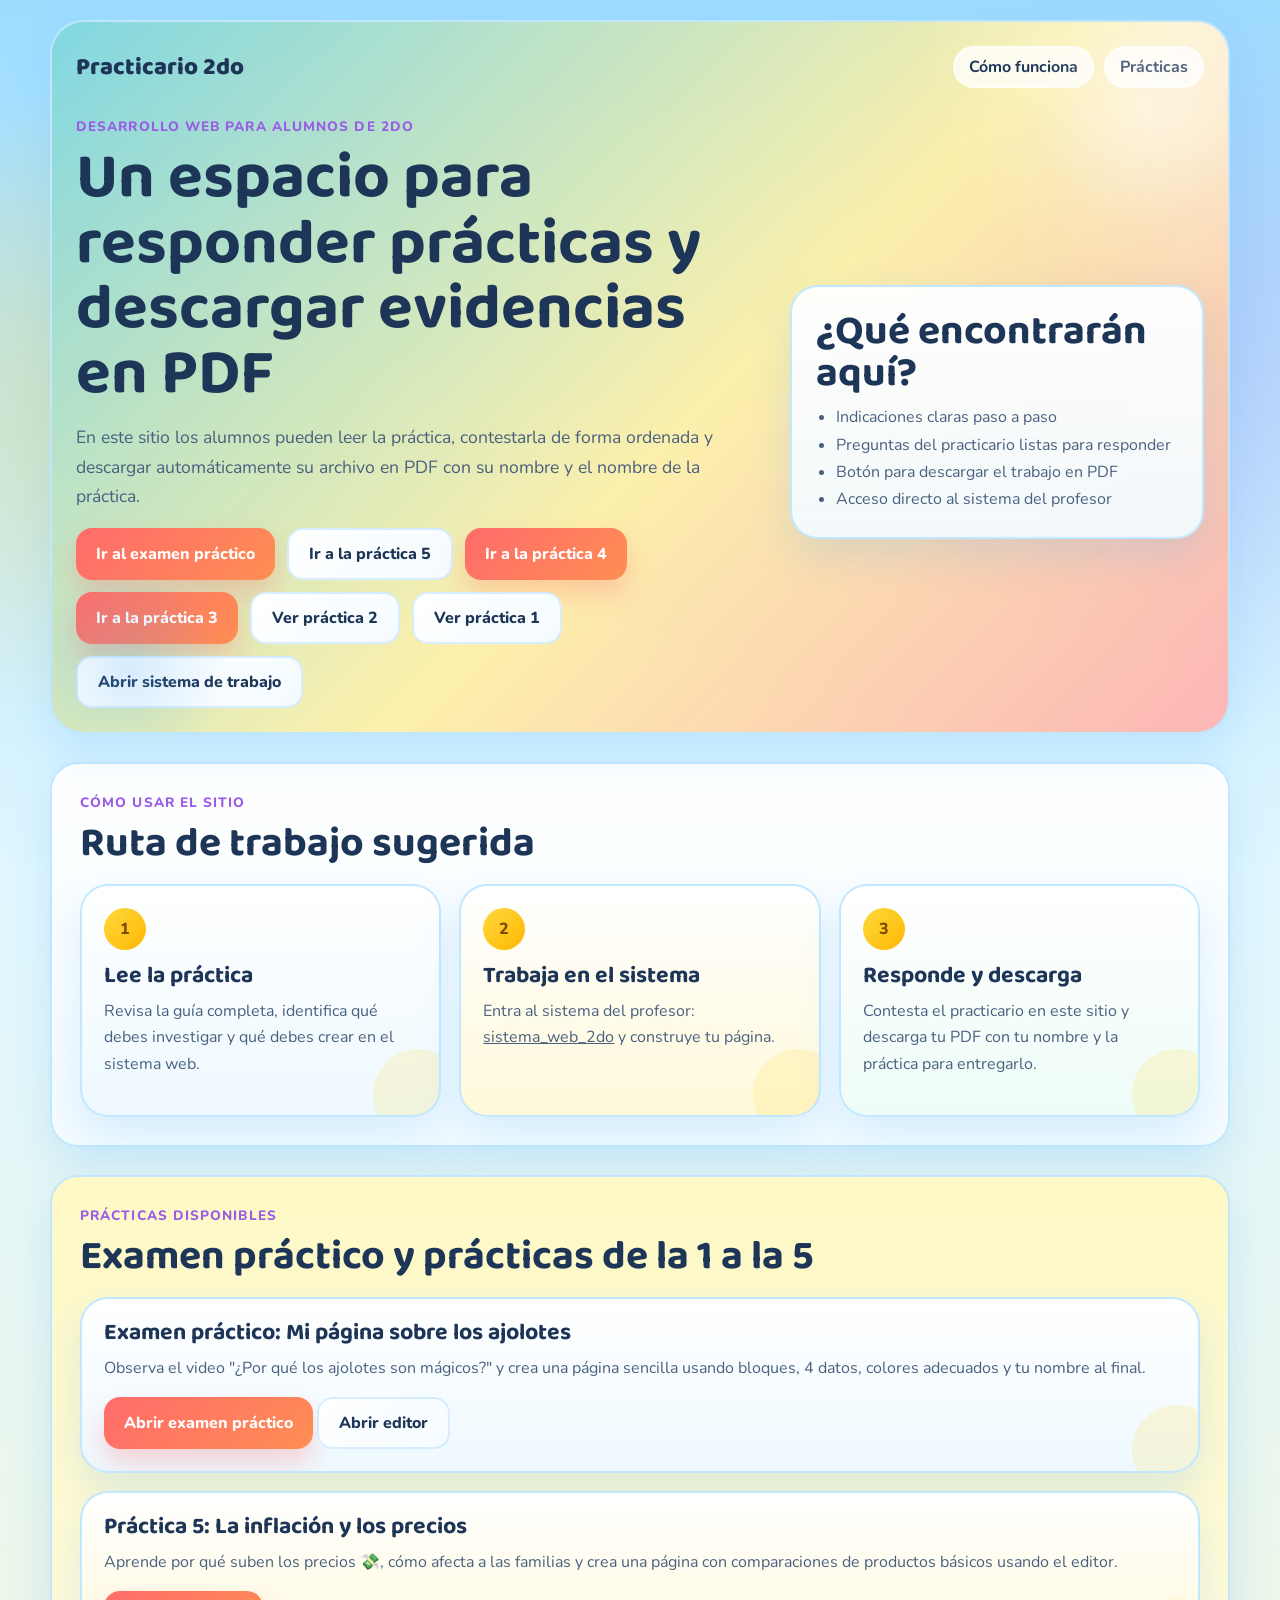
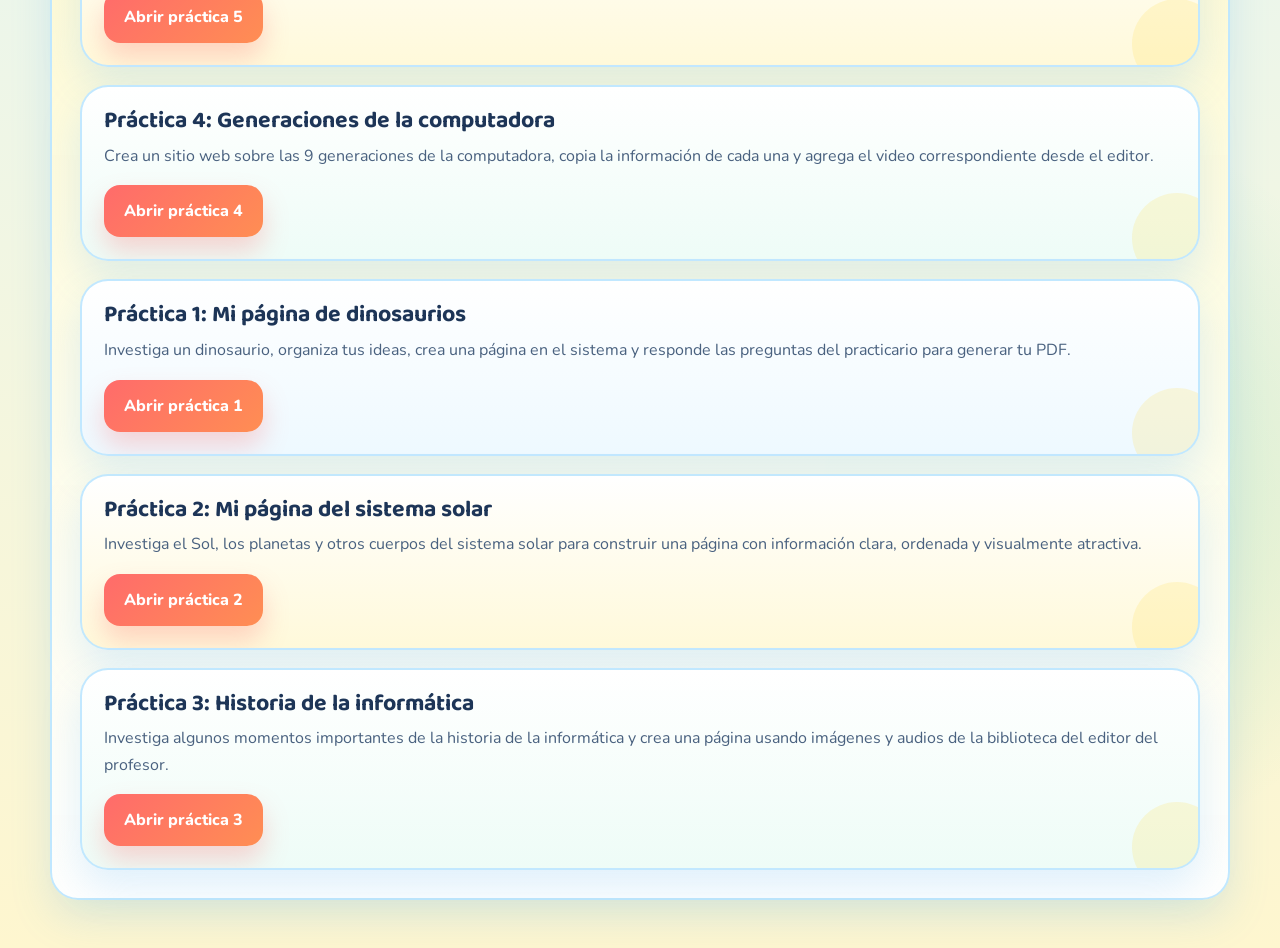
<file: index.html>
<!DOCTYPE html>
<html lang="es">
<head>
  <meta charset="UTF-8">
  <meta name="viewport" content="width=device-width, initial-scale=1.0">
  <title>Practicario 2do | Desarrollo Web</title>
  <meta
    name="description"
    content="Sitio de prácticas de desarrollo web para alumnos de 2do. Incluye guía, formulario de respuesta y descarga en PDF."
  >
  <link rel="preconnect" href="https://fonts.googleapis.com">
  <link rel="preconnect" href="https://fonts.gstatic.com" crossorigin>
  <link
    href="https://fonts.googleapis.com/css2?family=Baloo+2:wght@400;600;700;800&family=Nunito:wght@400;600;700;800&display=swap"
    rel="stylesheet"
  >
  <link rel="stylesheet" href="styles.css">
</head>
<body data-page="home">
  <div class="site-shell">
    <header class="hero">
      <nav class="topbar">
        <a class="brand" href="index.html">Practicario 2do</a>
        <div class="topbar-links">
          <a href="#como-funciona">Cómo funciona</a>
          <a href="#practicas">Prácticas</a>
        </div>
      </nav>

      <section class="hero-grid">
        <div class="hero-copy">
          <p class="eyebrow">Desarrollo web para alumnos de 2do</p>
          <h1>Un espacio para responder prácticas y descargar evidencias en PDF</h1>
          <p class="hero-text">
            En este sitio los alumnos pueden leer la práctica, contestarla de forma ordenada
            y descargar automáticamente su archivo en PDF con su nombre y el nombre de la práctica.
          </p>
          <div class="hero-actions">
            <a class="btn btn-primary" href="examen-practico.html">Ir al examen práctico</a>
            <a class="btn btn-secondary" href="practica5.html">Ir a la práctica 5</a>
            <a class="btn btn-primary" href="practica4.html">Ir a la práctica 4</a>
            <a class="btn btn-primary" href="practica3.html">Ir a la práctica 3</a>
            <a class="btn btn-secondary" href="practica2.html">Ver práctica 2</a>
            <a class="btn btn-secondary" href="practica1.html">Ver práctica 1</a>
            <a
              class="btn btn-secondary"
              href="https://prof-luis1986.github.io/sistema_web_2do/"
              target="_blank"
              rel="noreferrer"
            >Abrir sistema de trabajo</a>
          </div>
        </div>

        <aside class="hero-card">
          <h2>¿Qué encontrarán aquí?</h2>
          <ul class="feature-list">
            <li>Indicaciones claras paso a paso</li>
            <li>Preguntas del practicario listas para responder</li>
            <li>Botón para descargar el trabajo en PDF</li>
            <li>Acceso directo al sistema del profesor</li>
          </ul>
        </aside>
      </section>
    </header>

    <main>
      <section id="como-funciona" class="panel">
        <div class="section-heading">
          <p class="eyebrow">Cómo usar el sitio</p>
          <h2>Ruta de trabajo sugerida</h2>
        </div>

        <div class="card-grid three-cols">
          <article class="info-card">
            <span class="card-number">1</span>
            <h3>Lee la práctica</h3>
            <p>Revisa la guía completa, identifica qué debes investigar y qué debes crear en el sistema web.</p>
          </article>

          <article class="info-card">
            <span class="card-number">2</span>
            <h3>Trabaja en el sistema</h3>
            <p>
              Entra al sistema del profesor:
              <a
                href="https://prof-luis1986.github.io/sistema_web_2do/"
                target="_blank"
                rel="noreferrer"
              >sistema_web_2do</a>
              y construye tu página.
            </p>
          </article>

          <article class="info-card">
            <span class="card-number">3</span>
            <h3>Responde y descarga</h3>
            <p>Contesta el practicario en este sitio y descarga tu PDF con tu nombre y la práctica para entregarlo.</p>
          </article>
        </div>
      </section>

      <section id="practicas" class="panel panel-accent">
        <div class="section-heading">
          <p class="eyebrow">Prácticas disponibles</p>
          <h2>Examen práctico y prácticas de la 1 a la 5</h2>
        </div>

        <div class="card-grid">
          <article class="info-card">
            <h3>Examen práctico: Mi página sobre los ajolotes</h3>
            <p>
              Observa el video "¿Por qué los ajolotes son mágicos?" y crea una página sencilla
              usando bloques, 4 datos, colores adecuados y tu nombre al final.
            </p>
            <a class="btn btn-primary" href="examen-practico.html">Abrir examen práctico</a>
            <a
              class="btn btn-secondary"
              href="https://prof-luis1986.github.io/sistema_web_2do/"
              target="_blank"
              rel="noreferrer"
            >Abrir editor</a>
          </article>

          <article class="info-card">
            <h3>Práctica 5: La inflación y los precios</h3>
            <p>
              Aprende por qué suben los precios 💸, cómo afecta a las familias y crea una página
              con comparaciones de productos básicos usando el editor.
            </p>
            <a class="btn btn-primary" href="practica5.html">Abrir práctica 5</a>
          </article>

          <article class="info-card">
            <h3>Práctica 4: Generaciones de la computadora</h3>
            <p>
              Crea un sitio web sobre las 9 generaciones de la computadora, copia la
              información de cada una y agrega el video correspondiente desde el editor.
            </p>
            <a class="btn btn-primary" href="practica4.html">Abrir práctica 4</a>
          </article>

          <article class="info-card">
            <h3>Práctica 1: Mi página de dinosaurios</h3>
            <p>
              Investiga un dinosaurio, organiza tus ideas, crea una página en el sistema
              y responde las preguntas del practicario para generar tu PDF.
            </p>
            <a class="btn btn-primary" href="practica1.html">Abrir práctica 1</a>
          </article>

          <article class="info-card">
            <h3>Práctica 2: Mi página del sistema solar</h3>
            <p>
              Investiga el Sol, los planetas y otros cuerpos del sistema solar para
              construir una página con información clara, ordenada y visualmente atractiva.
            </p>
            <a class="btn btn-primary" href="practica2.html">Abrir práctica 2</a>
          </article>

          <article class="info-card">
            <h3>Práctica 3: Historia de la informática</h3>
            <p>
              Investiga algunos momentos importantes de la historia de la informática y crea
              una página usando imágenes y audios de la biblioteca del editor del profesor.
            </p>
            <a class="btn btn-primary" href="practica3.html">Abrir práctica 3</a>
          </article>
        </div>
      </section>
    </main>
  </div>
</body>
</html>
</file>
<file: styles.css>
:root {
  --bg: #dff6ff;
  --surface: #fefcff;
  --surface-strong: #ffffff;
  --surface-accent: #fff0a8;
  --ink: #1d3557;
  --muted: #49617f;
  --primary: #ff6b6b;
  --primary-dark: #e64949;
  --secondary: #00b894;
  --accent-blue: #4dabf7;
  --accent-yellow: #ffd93d;
  --accent-purple: #9b5de5;
  --line: #bfe7ff;
  --shadow: 0 18px 40px rgba(77, 171, 247, 0.18);
  --radius-xl: 28px;
  --radius-lg: 20px;
  --radius-md: 14px;
}

* {
  box-sizing: border-box;
}

html {
  scroll-behavior: smooth;
}

body {
  margin: 0;
  font-family: "Nunito", sans-serif;
  color: var(--ink);
  background:
    radial-gradient(circle at 12% 16%, rgba(255, 217, 61, 0.42), transparent 14%),
    radial-gradient(circle at 88% 14%, rgba(155, 93, 229, 0.22), transparent 16%),
    radial-gradient(circle at 82% 82%, rgba(0, 184, 148, 0.18), transparent 16%),
    linear-gradient(180deg, #9ddcff 0%, #dff6ff 34%, #fef6cf 100%);
}

a {
  color: inherit;
}

.site-shell {
  width: min(1180px, calc(100% - 32px));
  margin: 0 auto;
  padding: 20px 0 48px;
}

.hero,
.subhero,
.panel,
.info-card,
.step-card,
.hero-card {
  border: 2px solid rgba(191, 231, 255, 0.95);
  box-shadow: var(--shadow);
}

.hero,
.subhero {
  background:
    radial-gradient(circle at top right, rgba(255, 255, 255, 0.52), transparent 22%),
    linear-gradient(135deg, rgba(126, 214, 223, 0.92), rgba(255, 240, 168, 0.95) 55%, rgba(255, 176, 176, 0.92));
  border-radius: 34px;
  padding: 24px;
  overflow: hidden;
  position: relative;
}

.hero::after,
.subhero::after {
  content: "";
  position: absolute;
  right: -40px;
  top: -30px;
  width: 240px;
  height: 240px;
  background: radial-gradient(circle, rgba(255, 255, 255, 0.4), transparent 68%);
  pointer-events: none;
}

.hero::before,
.subhero::before {
  content: "";
  position: absolute;
  left: -30px;
  bottom: -40px;
  width: 210px;
  height: 210px;
  background: radial-gradient(circle, rgba(77, 171, 247, 0.22), transparent 68%);
  pointer-events: none;
}

.topbar {
  display: flex;
  align-items: center;
  justify-content: space-between;
  gap: 16px;
  margin-bottom: 28px;
}

.brand {
  font-family: "Baloo 2", cursive;
  font-size: 1.5rem;
  font-weight: 800;
  text-decoration: none;
}

.topbar-links {
  display: flex;
  flex-wrap: wrap;
  gap: 10px;
}

.topbar-links a {
  text-decoration: none;
  color: var(--ink);
  font-weight: 700;
  padding: 8px 14px;
  border-radius: 999px;
  background: rgba(255, 255, 255, 0.78);
  border: 2px solid rgba(255, 255, 255, 0.55);
}

.hero-grid,
.subhero-content,
.practice-highlight {
  display: grid;
  gap: 24px;
}

.hero-grid {
  grid-template-columns: minmax(0, 1.5fr) minmax(280px, 0.9fr);
  align-items: center;
}

.subhero-content,
.practice-highlight {
  grid-template-columns: minmax(0, 1.4fr) auto;
  align-items: center;
}

.eyebrow {
  margin: 0 0 8px;
  color: var(--accent-purple);
  font-weight: 800;
  text-transform: uppercase;
  letter-spacing: 0.08em;
  font-size: 0.85rem;
}

h1,
h2,
h3 {
  margin-top: 0;
  font-family: "Baloo 2", cursive;
  line-height: 1.02;
}

h1 {
  margin-bottom: 16px;
  font-size: clamp(2.4rem, 5vw, 4.7rem);
}

h2 {
  margin-bottom: 10px;
  font-size: clamp(1.8rem, 3.2vw, 2.7rem);
}

h3 {
  margin-bottom: 10px;
  font-size: 1.45rem;
}

p {
  margin-top: 0;
  color: var(--muted);
  line-height: 1.65;
}

.hero-text {
  max-width: 62ch;
  font-size: 1.1rem;
}

.hero-actions,
.subhero-actions,
.form-actions {
  display: flex;
  flex-wrap: wrap;
  gap: 12px;
}

.btn {
  display: inline-flex;
  align-items: center;
  justify-content: center;
  min-height: 52px;
  padding: 12px 20px;
  border-radius: 16px;
  border: 0;
  text-decoration: none;
  font-weight: 800;
  cursor: pointer;
  transition: transform 0.2s ease, box-shadow 0.2s ease, background 0.2s ease;
}

.btn:hover {
  transform: translateY(-2px);
}

.btn-primary {
  color: #fff;
  background: linear-gradient(135deg, var(--primary), #ff8e53);
  box-shadow: 0 14px 26px rgba(255, 107, 107, 0.28);
}

.btn-secondary {
  color: var(--ink);
  background: linear-gradient(135deg, #ffffff, #f4fbff);
  border: 2px solid rgba(77, 171, 247, 0.2);
}

.hero-card,
.panel,
.info-card,
.step-card {
  background: rgba(255, 255, 255, 0.94);
  border-radius: var(--radius-xl);
}

.hero-card {
  padding: 24px;
  background:
    linear-gradient(180deg, rgba(255, 255, 255, 0.96), rgba(242, 250, 255, 0.94));
}

.feature-list,
.check-list {
  margin: 0;
  padding-left: 20px;
  color: var(--muted);
  line-height: 1.7;
}

.panel {
  margin-top: 28px;
  padding: 28px;
  background:
    linear-gradient(180deg, rgba(255, 255, 255, 0.96), rgba(244, 251, 255, 0.95));
}

.panel-accent {
  background:
    linear-gradient(180deg, rgba(255, 248, 194, 0.95), rgba(255, 255, 255, 0.98));
}

.section-heading {
  margin-bottom: 20px;
}

.card-grid {
  display: grid;
  gap: 18px;
}

.card-grid.three-cols {
  grid-template-columns: repeat(3, minmax(0, 1fr));
}

.card-grid.two-cols {
  grid-template-columns: repeat(2, minmax(0, 1fr));
}

.info-card,
.step-card {
  padding: 22px;
  position: relative;
  overflow: hidden;
}

.info-card:nth-child(3n + 1),
.step-card:nth-child(3n + 1) {
  background: linear-gradient(180deg, #ffffff 0%, #eef9ff 100%);
}

.info-card:nth-child(3n + 2),
.step-card:nth-child(3n + 2) {
  background: linear-gradient(180deg, #ffffff 0%, #fff9da 100%);
}

.info-card:nth-child(3n + 3),
.step-card:nth-child(3n + 3) {
  background: linear-gradient(180deg, #ffffff 0%, #eefcf7 100%);
}

.info-card::after,
.step-card::after {
  content: "";
  position: absolute;
  right: -24px;
  bottom: -24px;
  width: 90px;
  height: 90px;
  border-radius: 50%;
  background: rgba(255, 217, 61, 0.18);
}

.card-number {
  display: inline-flex;
  align-items: center;
  justify-content: center;
  width: 42px;
  height: 42px;
  margin-bottom: 14px;
  border-radius: 999px;
  font-weight: 800;
  background: linear-gradient(135deg, var(--accent-yellow), #ffb703);
  color: #7a4b00;
}

.guide-box {
  margin-bottom: 18px;
  padding: 20px 22px;
  border-radius: var(--radius-lg);
  background: linear-gradient(135deg, rgba(77, 171, 247, 0.18), rgba(255, 217, 61, 0.28), rgba(0, 184, 148, 0.16));
  border: 2px dashed rgba(77, 171, 247, 0.35);
}

.video-support {
  margin: 18px 0;
  padding: 20px;
  border-radius: var(--radius-lg);
  background: linear-gradient(180deg, rgba(255, 255, 255, 0.96), rgba(238, 252, 247, 0.96));
  border: 2px solid rgba(0, 184, 148, 0.22);
}

.video-frame {
  position: relative;
  overflow: hidden;
  width: 100%;
  aspect-ratio: 16 / 9;
  border-radius: var(--radius-lg);
  border: 2px solid rgba(191, 231, 255, 0.95);
  background: #dff6ff;
}

.video-frame iframe {
  position: absolute;
  inset: 0;
  width: 100%;
  height: 100%;
  border: 0;
}

.steps {
  display: grid;
  gap: 16px;
  grid-template-columns: repeat(2, minmax(0, 1fr));
  margin-top: 18px;
}

.practice-layout {
  display: grid;
  gap: 28px;
}

.practice-form {
  display: grid;
  gap: 24px;
}

.form-section {
  padding: 20px;
  border-radius: var(--radius-lg);
  background: rgba(255, 255, 255, 0.94);
  border: 2px solid rgba(191, 231, 255, 0.95);
}

.field-group {
  display: grid;
  gap: 8px;
}

.field-group + .field-group {
  margin-top: 16px;
}

label {
  font-weight: 800;
  color: var(--ink);
}

input,
textarea {
  width: 100%;
  border: 2px solid #b8def6;
  border-radius: 14px;
  padding: 14px 16px;
  font: inherit;
  color: var(--ink);
  background: linear-gradient(180deg, #ffffff, #f6fcff);
  resize: vertical;
}

input:focus,
textarea:focus {
  outline: 4px solid rgba(255, 217, 61, 0.28);
  border-color: var(--accent-blue);
}

.checkbox-grid {
  display: grid;
  gap: 12px;
  grid-template-columns: repeat(2, minmax(0, 1fr));
}

.checkbox-item {
  display: flex;
  align-items: center;
  gap: 10px;
  padding: 14px 16px;
  border-radius: 14px;
  background: linear-gradient(135deg, #ffffff, #f3fbff);
  border: 2px solid rgba(191, 231, 255, 0.95);
  font-weight: 700;
}

.checkbox-item input {
  width: 18px;
  height: 18px;
  margin: 0;
}

.rubric-table-wrap {
  overflow-x: auto;
}

.rubric-table {
  width: 100%;
  border-collapse: collapse;
  overflow: hidden;
  border-radius: var(--radius-lg);
  background: var(--surface-strong);
  border: 2px solid rgba(191, 231, 255, 0.95);
}

.rubric-table th,
.rubric-table td {
  padding: 14px 16px;
  text-align: left;
  border-bottom: 2px solid rgba(191, 231, 255, 0.75);
}

.rubric-table th {
  color: #ffffff;
  background: linear-gradient(135deg, var(--accent-blue), var(--secondary));
  font-family: "Baloo 2", cursive;
  font-size: 1.15rem;
}

.rubric-table tr:last-child td {
  border-bottom: 0;
  background: #fff9da;
}

.form-message {
  flex: 1 1 100%;
  min-height: 24px;
  margin: 0;
  font-weight: 800;
  color: var(--secondary);
}

.form-message.is-error {
  color: #b42318;
}

@media (max-width: 920px) {
  .hero-grid,
  .subhero-content,
  .practice-highlight,
  .card-grid.three-cols,
  .card-grid.two-cols,
  .steps,
  .checkbox-grid {
    grid-template-columns: 1fr;
  }

  .topbar {
    flex-direction: column;
    align-items: flex-start;
  }
}

@media (max-width: 640px) {
  .site-shell {
    width: min(100% - 20px, 1180px);
    padding-top: 10px;
  }

  .hero,
  .subhero,
  .panel {
    padding: 20px;
    border-radius: 24px;
  }

  .btn {
    width: 100%;
  }
}
</file>
